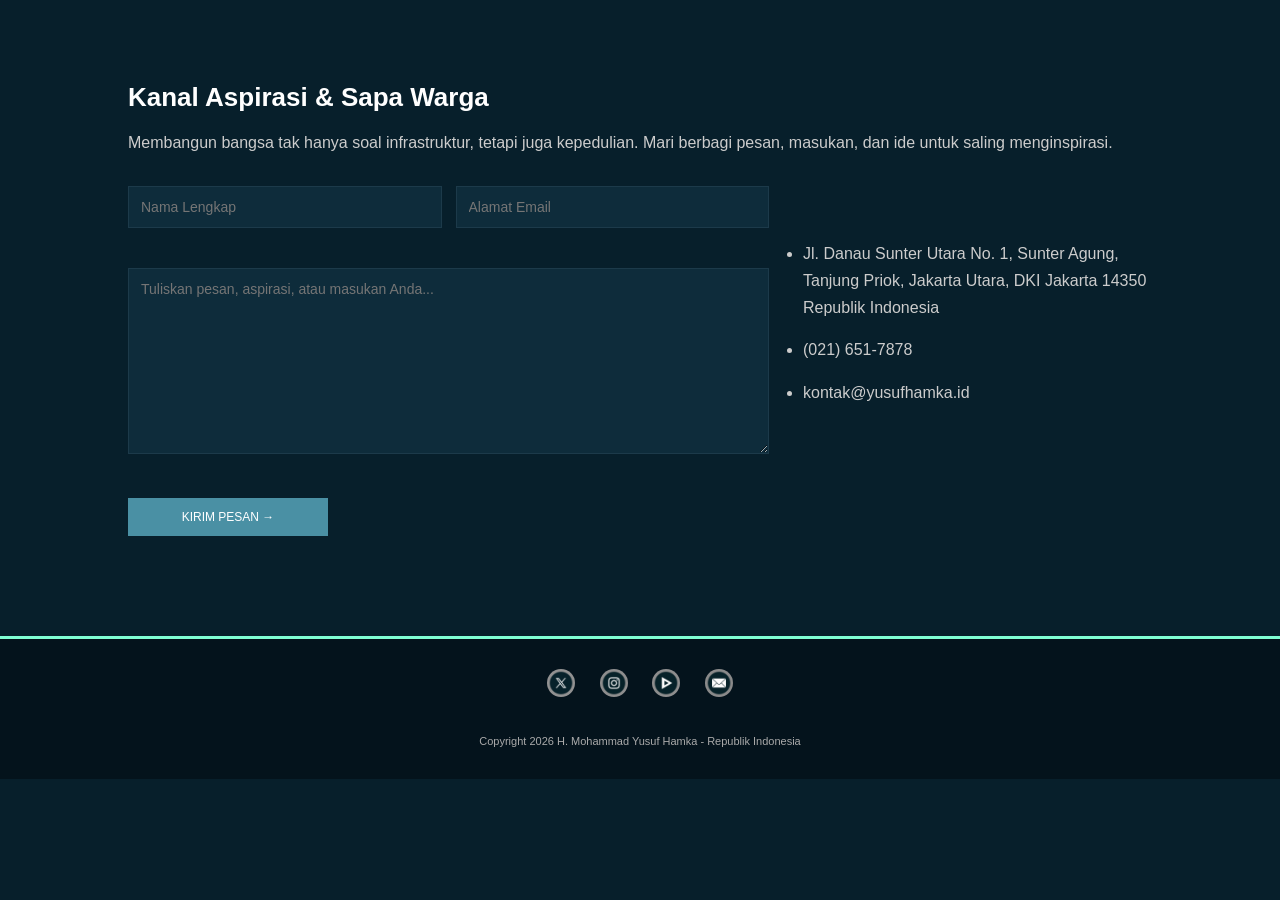
<file: index.html>
<!DOCTYPE html>
<html lang="id">

<head>
    <meta charset="UTF-8">
    <meta name="viewport" content="width=device-width, initial-scale=1.0">
    <title>Praktikum PemWeb Modul 1</title>
    <link rel="stylesheet" href="style.css">
</head>

<body>
    <div class="page-layout">

        <div class="section contact-us">
            <h2>Kanal Aspirasi & Sapa Warga</h2>

            <p>
                Membangun bangsa tak hanya soal infrastruktur, tetapi juga kepedulian. Mari berbagi
                pesan, masukan, dan ide untuk saling menginspirasi.
            </p>

            <div class="grid-container">
                <div class="grid-left">
                    <div class="form-container">
                        <div class="field field-name">
                            <label for="name">
                                <input type="text" id="name" name="name" placeholder="Nama Lengkap" required>
                            </label>
                        </div>

                        <div class="field field-email">
                            <label for="email">
                                <input type="email" id="email" name="email" placeholder="Alamat Email" required>
                            </label>
                        </div>

                        <div class="field field-message">
                            <label for="message">
                                <textarea id="message" name="message"
                                    placeholder="Tuliskan pesan, aspirasi, atau masukan Anda..." required></textarea>
                            </label>
                        </div>

                        <button type="submit">KIRIM PESAN &rarr;</button>
                    </div>
                </div>

                <div class="grid-right">
                    <br>
                    <br>
                    <br>
                    <ul>
                        <li>Jl. Danau Sunter Utara No. 1, Sunter Agung, Tanjung Priok, Jakarta Utara, DKI Jakarta 14350
                            Republik Indonesia</li>
                        <li>(021) 651-7878</li>
                        <li>kontak@yusufhamka.id</li>
                    </ul>
                </div>
            </div>
        </div>

    </div>

    <div class="bottom-section">
        <div class="social-links">
            <a href="https://x.com">
                <img src="x-icon.jpg" alt="X" width="28" height="28">
            </a>
            <a href="https://instagram.com/yusufhamka">
                <img src="instagram-icon.jpg" alt="Instagram" width="28" height="28">
            </a>
            <a href="https://youtube.com">
                <img src="youtube-icon.jpg" alt="YouTube" width="28" height="28">
            </a>
            <a href="mailto:kontak@yusufhamka.id">
                <img src="mail-icon.jpg" alt="Email" width="28" height="28">
            </a>
        </div>

        <div class="footer">
            <small>Copyright 2026 H. Mohammad Yusuf Hamka - Republik Indonesia</small>
        </div>
    </div>

</body>

</html>
</file>
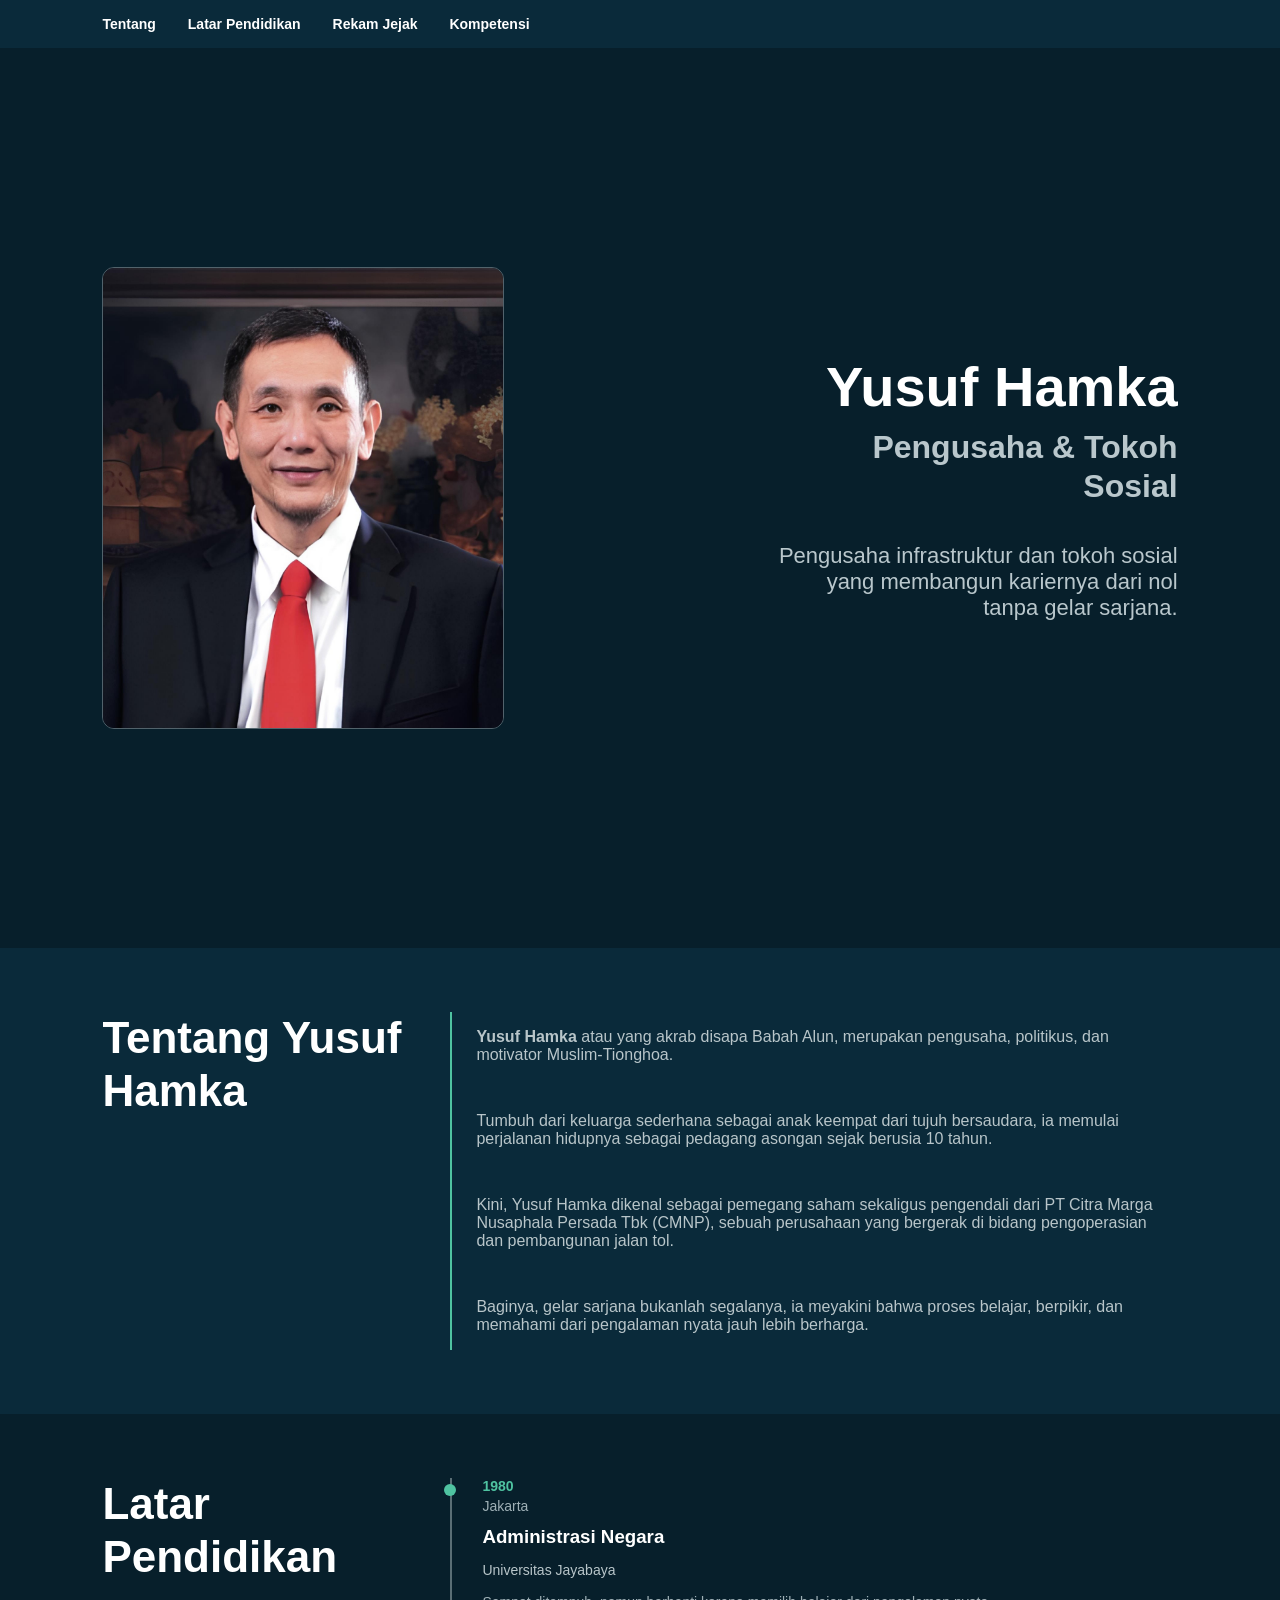
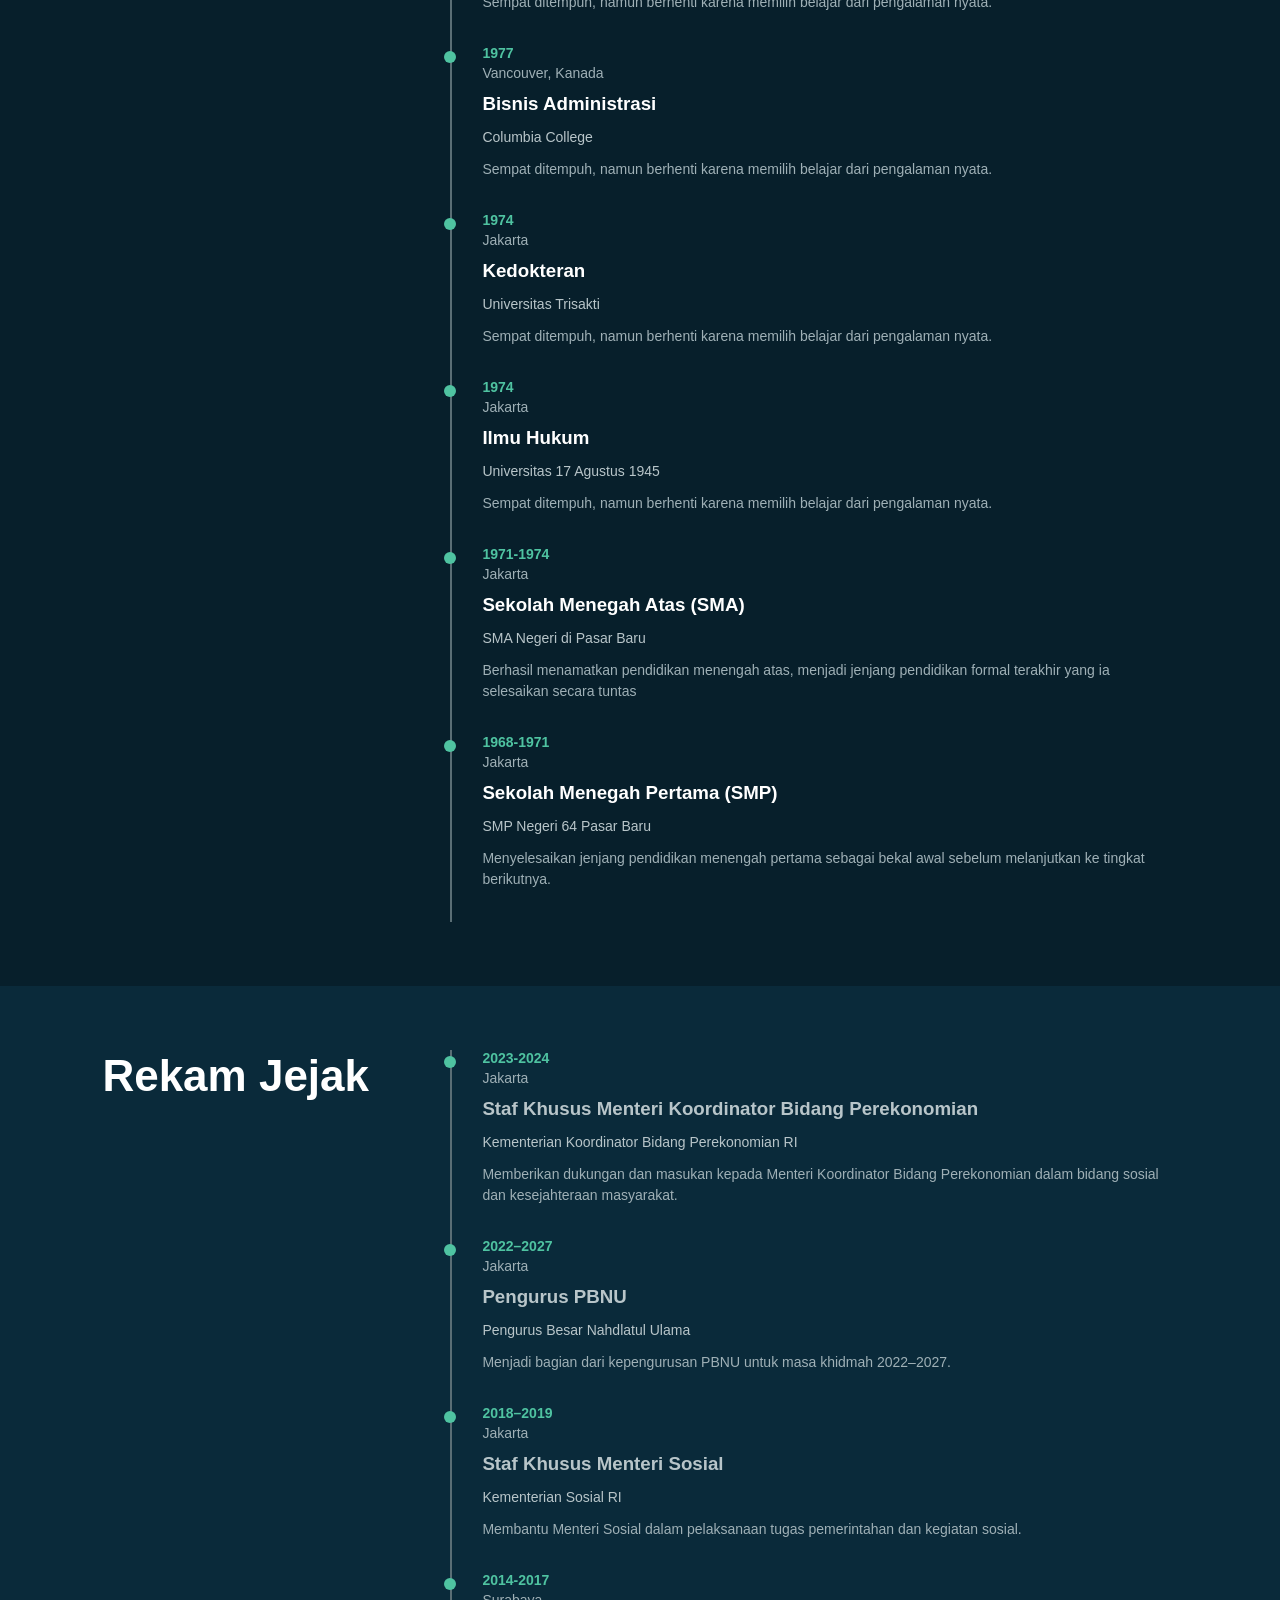
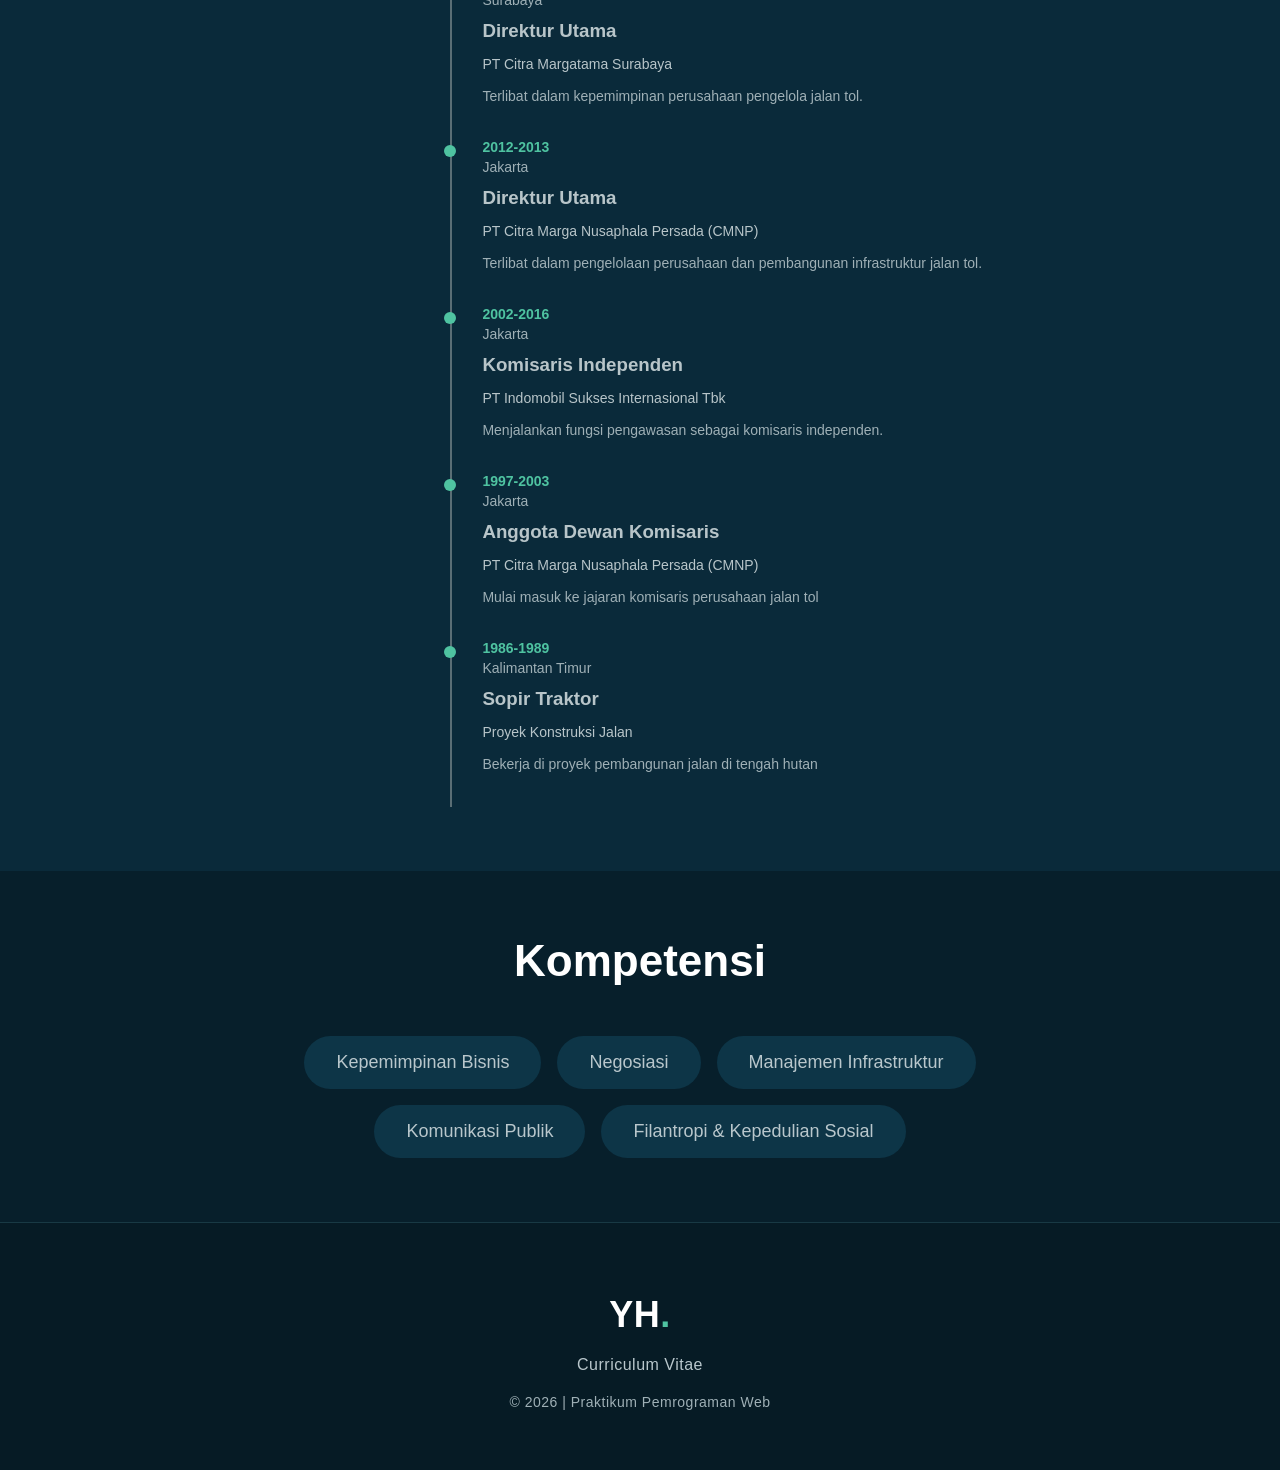
<file: cv.html>
<!DOCTYPE html>
<html>
    <head>
        <meta charset="UTF-8">
        <meta name="viewport" content="width=device-width, initial-scale=1.0">
        <title>Curriculum Vitae - Yusuf Hamka</title>
        <link rel="stylesheet" href="cv.css"/>
    </head>

    <body>
        <div id="content-links">
            <a href="#biodata">Tentang</a>
            <a href="#education">Latar Pendidikan</a>
            <a href="#experience">Rekam Jejak</a>
            <a href="#skills">Kompetensi</a>
        </div>

        <div id="profil" class="section">
            <img src="image/Jusuf_Hamka.jpg" alt="potret diri yusuf hamka" />

            <div class="profil-text">
                <h1>Yusuf Hamka</h1>
                <h2>Pengusaha & Tokoh Sosial</h2>
                <p>Pengusaha infrastruktur dan tokoh sosial yang membangun kariernya dari nol tanpa gelar sarjana.</p>
            </div>
        </div>

        <div id="biodata" class="section">
            <h2>Tentang Yusuf Hamka</h2>
            <div class="biodata-text">
                <p><b>Yusuf Hamka</b> atau yang akrab disapa Babah Alun, merupakan pengusaha, politikus, dan motivator Muslim-Tionghoa.</p>
                <p>Tumbuh dari keluarga sederhana sebagai anak keempat dari tujuh bersaudara, ia memulai perjalanan hidupnya sebagai pedagang asongan sejak berusia 10 tahun.</p>
                <p>Kini, Yusuf Hamka dikenal sebagai pemegang saham sekaligus pengendali dari PT Citra Marga Nusaphala Persada Tbk (CMNP), sebuah perusahaan yang bergerak di bidang pengoperasian dan pembangunan jalan tol.</p>
                <p>Baginya, gelar sarjana bukanlah segalanya, ia meyakini bahwa proses belajar, berpikir, dan memahami dari pengalaman nyata jauh lebih berharga.</p>
            </div>
        </div>

        <div id="education" class="section">
            <h2>Latar Pendidikan</h2>
            <div class="timeline">
                <div class="timeline-item">
                    <span class="year">1980</span>
                    <span class="location">Jakarta</span>
                    <div class="content">
                        <h3>Administrasi Negara</h3>
                        <p class="place">Universitas Jayabaya</p>
                        <p class="description">Sempat ditempuh, namun berhenti karena memilih belajar dari pengalaman nyata.</p>
                    </div>
                </div>

                <div class="timeline-item">
                    <span class="year">1977</span>
                    <span class="location">Vancouver, Kanada</span>
                    <div class="content">
                        <h3>Bisnis Administrasi</h3>
                        <p class="place">Columbia College</p>
                        <p class="description">Sempat ditempuh, namun berhenti karena memilih belajar dari pengalaman nyata.</p>
                    </div>
                </div>

                <div class="timeline-item">
                    <span class="year">1974</span>
                    <span class="location">Jakarta</span>
                    <div class="content">
                        <h3>Kedokteran</h3>
                        <p class="place">Universitas Trisakti</p>
                        <p class="description">Sempat ditempuh, namun berhenti karena memilih belajar dari pengalaman nyata.</p>
                    </div>
                </div>

                <div class="timeline-item">
                    <span class="year">1974</span>
                    <span class="location">Jakarta</span>
                    <div class="content">
                        <h3>Ilmu Hukum</h3>
                        <p class="place">Universitas 17 Agustus 1945</p>
                        <p class="description">Sempat ditempuh, namun berhenti karena memilih belajar dari pengalaman nyata.</p>
                    </div>
                </div>

                <div class="timeline-item">
                    <span class="year">1971-1974</span>
                    <span class="location">Jakarta</span>
                    <div class="content">
                        <h3>Sekolah Menegah Atas (SMA)</h3>
                        <p class="place">SMA Negeri di Pasar Baru</p>
                        <p class="description">Berhasil menamatkan pendidikan menengah atas, menjadi jenjang pendidikan formal terakhir yang ia selesaikan secara tuntas</p>
                    </div>
                </div>

                <div class="timeline-item">
                    <span class="year">1968-1971</span>
                    <span class="location">Jakarta</span>
                    <div class="content">
                        <h3>Sekolah Menegah Pertama (SMP)</h3>
                        <p class="place">SMP Negeri 64 Pasar Baru</p>
                        <p class="description">Menyelesaikan jenjang pendidikan menengah pertama sebagai bekal awal sebelum melanjutkan ke tingkat berikutnya.</p>
                    </div>
                </div>
            </div>
        </div>

        <div id="experience" class="section">
            <h2>Rekam Jejak</h2>
            <div class="timeline">
                <div class="timeline-item">
                    <span class="year">2023-2024</span>
                    <span class="location">Jakarta</span>
                    <div class="content">
                        <h3>Staf Khusus Menteri Koordinator Bidang Perekonomian</h3>
                        <p class="place">Kementerian Koordinator Bidang Perekonomian RI</p>
                        <p class="description">Memberikan dukungan dan masukan kepada Menteri Koordinator Bidang Perekonomian dalam bidang sosial dan kesejahteraan masyarakat.</p>
                    </div>
                </div>

                <div class="timeline-item">
                    <span class="year">2022–2027</span>
                    <span class="location">Jakarta</span>
                    <div class="content">
                        <h3>Pengurus PBNU</h3>
                        <p class="place">Pengurus Besar Nahdlatul Ulama</p>
                        <p class="description">Menjadi bagian dari kepengurusan PBNU untuk masa khidmah 2022–2027.</p>
                    </div>
                </div>

                <div class="timeline-item">
                    <span class="year">2018–2019</span>
                    <span class="location">Jakarta</span>
                    <div class="content">
                        <h3>Staf Khusus Menteri Sosial</h3>
                        <p class="place">Kementerian Sosial RI</p>
                        <p class="description">Membantu Menteri Sosial dalam pelaksanaan tugas pemerintahan dan kegiatan sosial.</p>
                    </div>
                </div>

                <div class="timeline-item">
                    <span class="year">2014-2017</span>
                    <span class="location">Surabaya</span>
                    <div class="content">
                        <h3>Direktur Utama</h3>
                        <p class="place">PT Citra Margatama Surabaya</p>
                        <p class="description">Terlibat dalam kepemimpinan perusahaan pengelola jalan tol.</p>
                    </div>
                </div>

                <div class="timeline-item">
                    <span class="year">2012-2013</span>
                    <span class="location">Jakarta</span>
                    <div class="content">
                        <h3>Direktur Utama</h3>
                        <p class="place">PT Citra Marga Nusaphala Persada (CMNP)</p>
                        <p class="description">Terlibat dalam pengelolaan perusahaan dan pembangunan infrastruktur jalan tol.</p>
                    </div>
                </div>

                <div class="timeline-item">
                    <span class="year">2002-2016</span>
                    <span class="location">Jakarta</span>
                    <div class="content">
                        <h3>Komisaris Independen</h3>
                        <p class="place">PT Indomobil Sukses Internasional Tbk</p>
                        <p class="description">Menjalankan fungsi pengawasan sebagai komisaris independen.</p>
                    </div>
                </div>

                <div class="timeline-item">
                    <span class="year">1997-2003</span>
                    <span class="location">Jakarta</span>
                    <div class="content">
                        <h3>Anggota Dewan Komisaris</h3>
                        <p class="place">PT Citra Marga Nusaphala Persada (CMNP)</p>
                        <p class="description">Mulai masuk ke jajaran komisaris perusahaan jalan tol</p>
                    </div>
                </div>

                <div class="timeline-item">
                    <span class="year">1986-1989</span>
                    <span class="location">Kalimantan Timur</span>
                    <div class="content">
                        <h3>Sopir Traktor</h3>
                        <p class="place">Proyek Konstruksi Jalan</p>
                        <p class="description">Bekerja di proyek pembangunan jalan di tengah hutan</p>
                    </div>
                </div>

            </div>
        </div>

        <div id="skills">
            <h2>Kompetensi</h2>
            <div class="skill-item">
                <span class="skill-chip">Kepemimpinan Bisnis</span>
                <span class="skill-chip">Negosiasi</span>
                <span class="skill-chip">Manajemen Infrastruktur</span>
                <span class="skill-chip">Komunikasi Publik</span>
                <span class="skill-chip">Filantropi & Kepedulian Sosial</span>
            </div>
        </div>
        <footer>
            <h2>YH<span>.</span></h2>
            <p> Curriculum Vitae </p>
            <p class="copyright">© 2026 | Praktikum Pemrograman Web</p>
        </footer>
    </body>
</html>
</file>
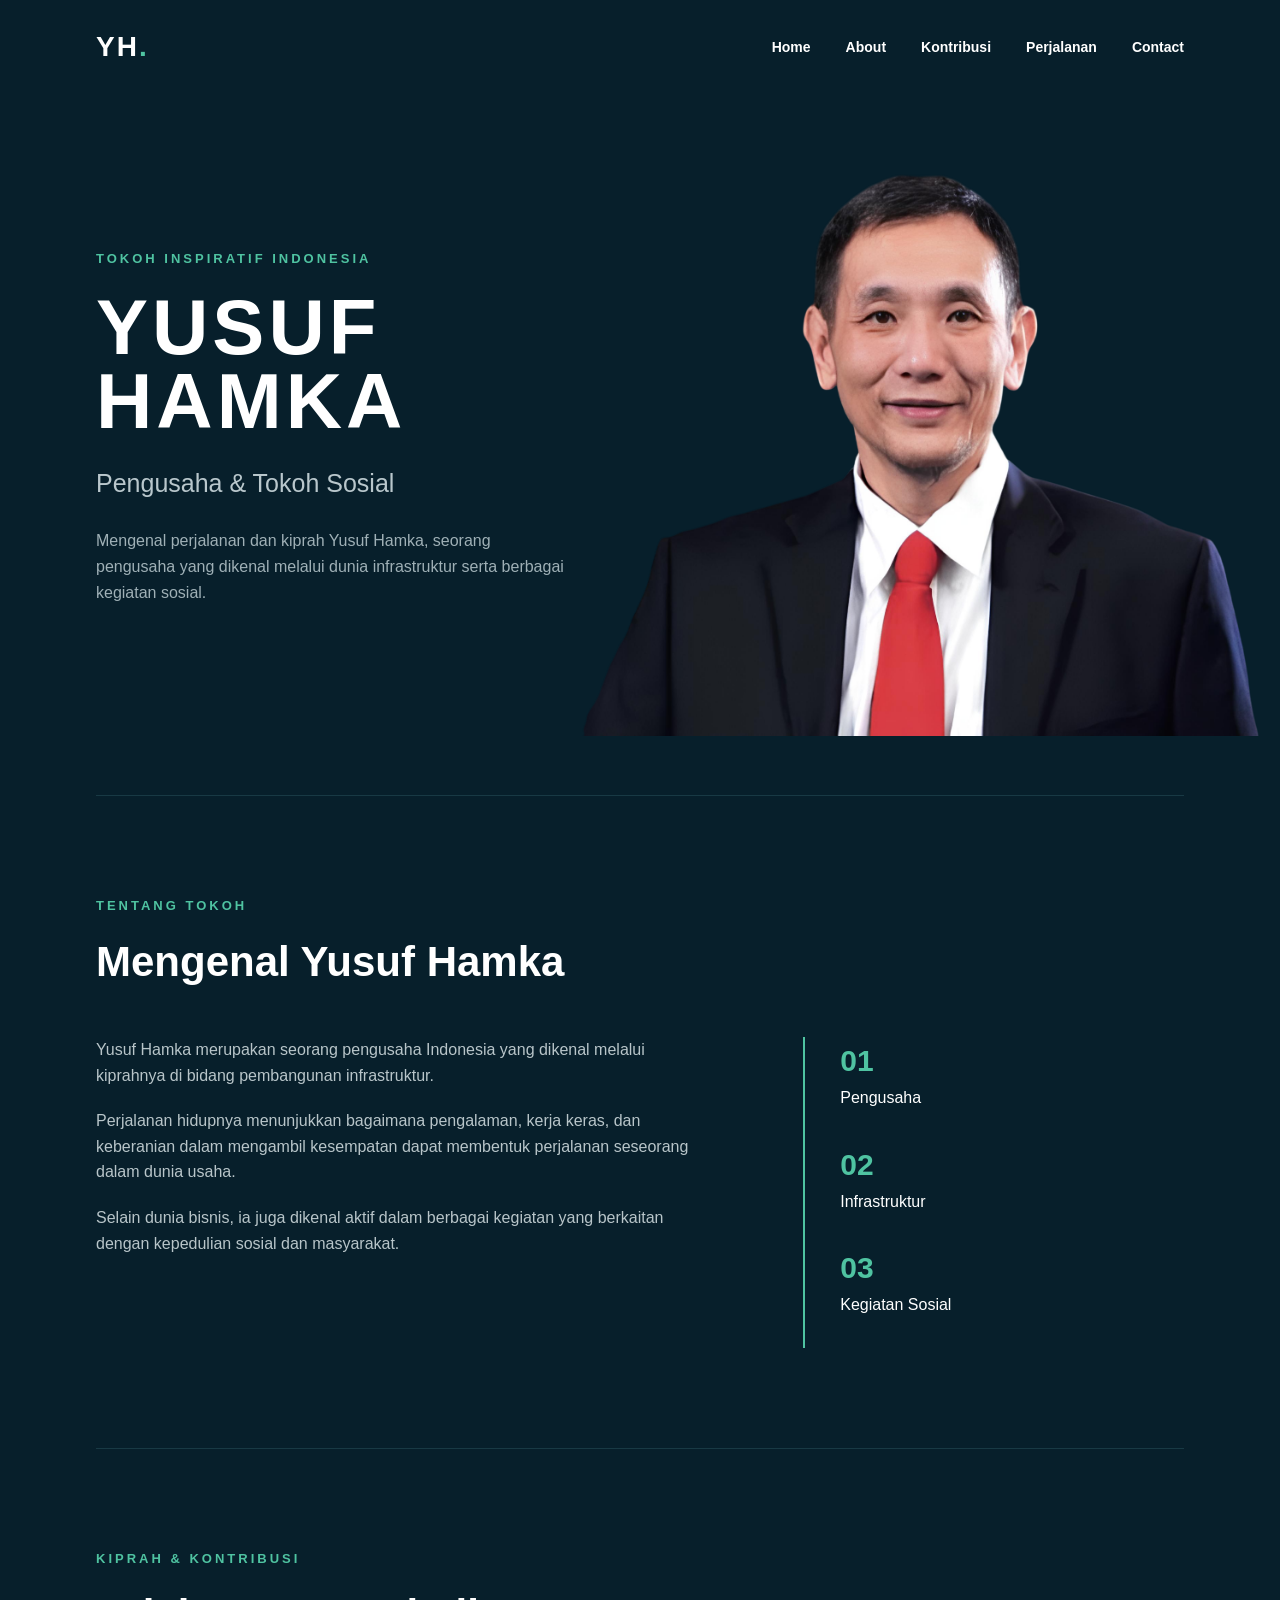
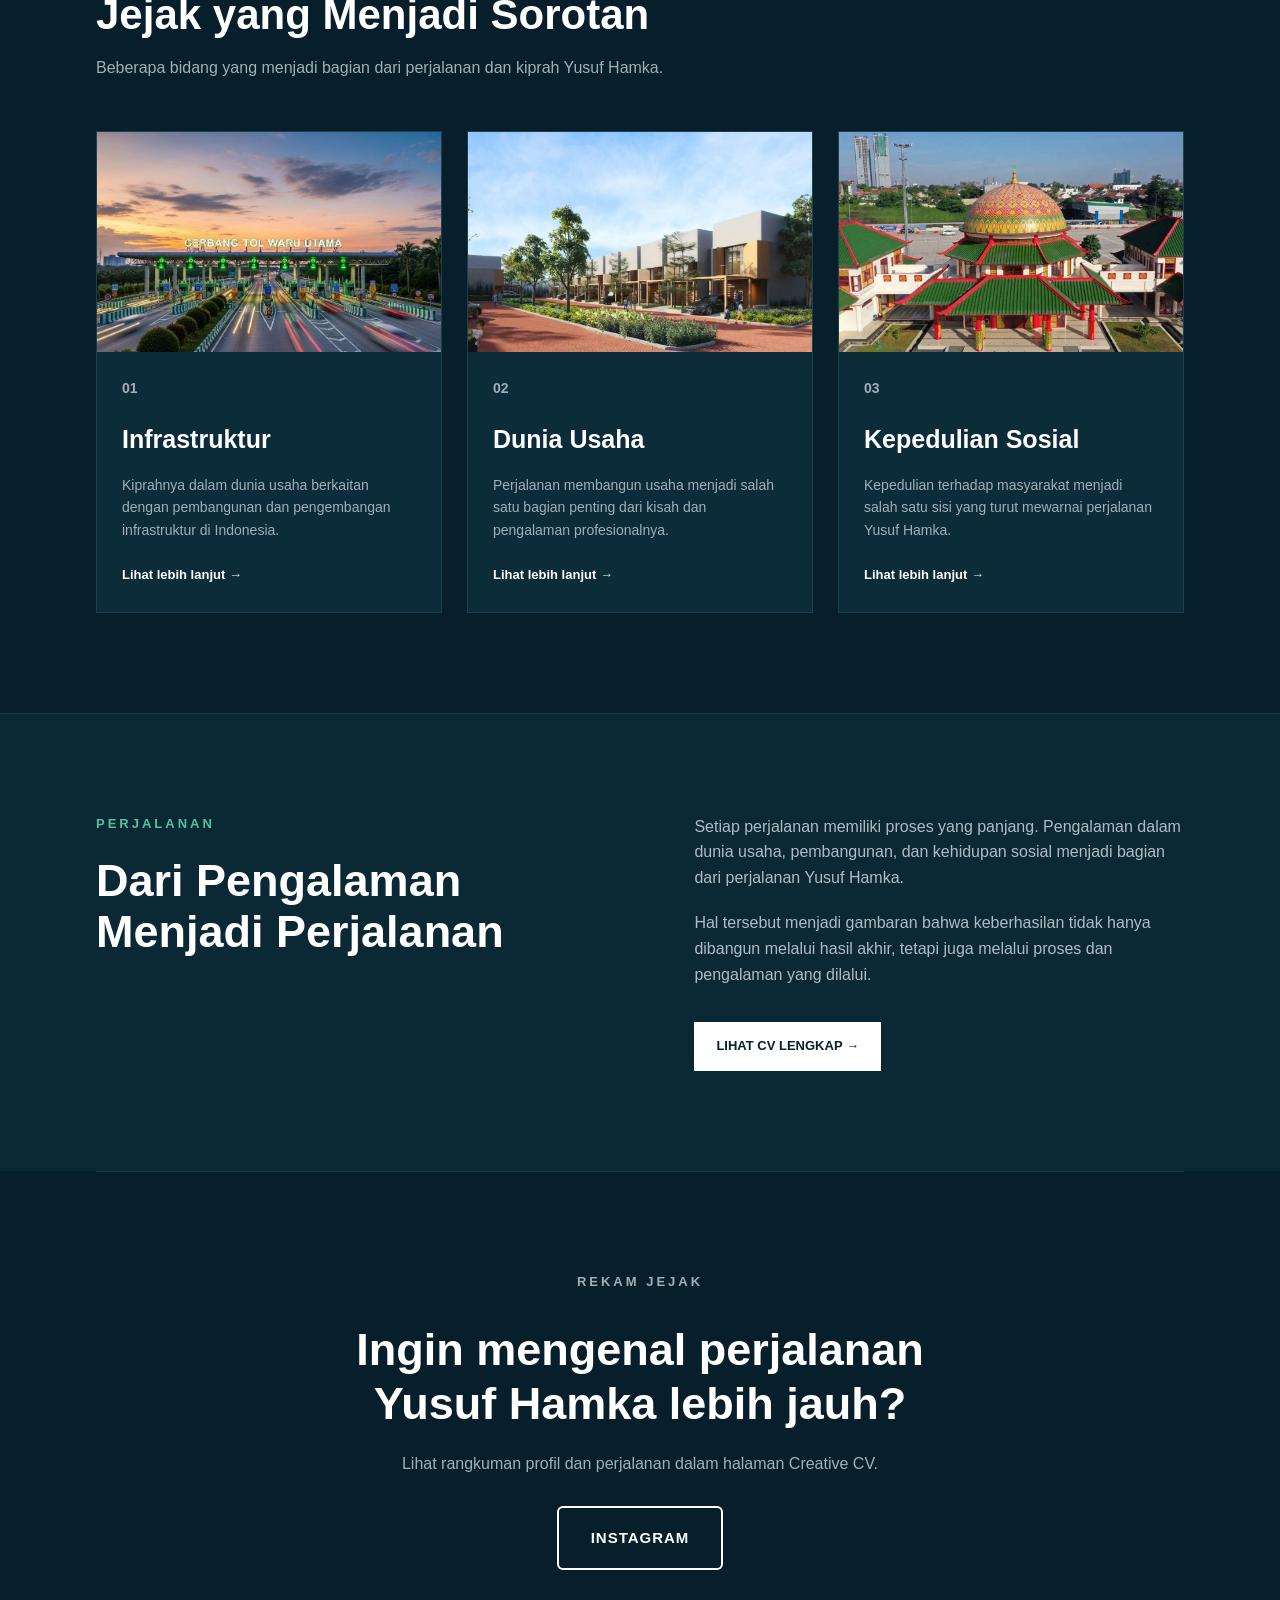
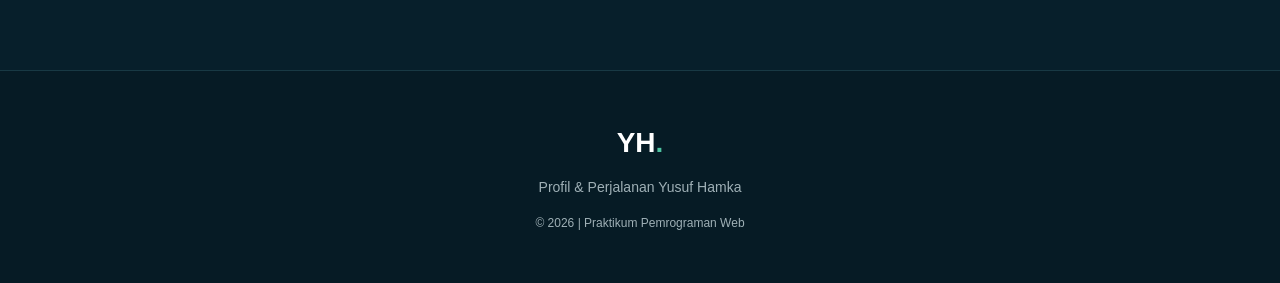
<file: index-danis.html>
<!DOCTYPE html>
<html lang="id">
<head>
    <meta charset="UTF-8">
    <meta name="viewport" content="width=device-width, initial-scale=1.0">

    <title>Yusuf Hamka | Profil & Perjalanan</title>

    <link rel="stylesheet" href="style-danis.css">
</head>

<body>

    <header>
        <nav class="navbar">

            <div class="logo">
                YH<span>.</span>
            </div>

            <div class="nav-menu">
                <a href="#home">Home</a>
                <a href="#about">About</a>
                <a href="#kontribusi">Kontribusi</a>
                <a href="#perjalanan">Perjalanan</a>
                <a href="#kontak">Contact</a>
            </div>

        </nav>
    </header>


    <section id="home" class="hero">

        <div class="hero-text">

            <p class="eyebrow">
                TOKOH INSPIRATIF INDONESIA
            </p>

            <h1>
                YUSUF<br>
                HAMKA
            </h1>

            <h2>
                Pengusaha & Tokoh Sosial
            </h2>

            <p class="hero-description">
                Mengenal perjalanan dan kiprah Yusuf Hamka,
                seorang pengusaha yang dikenal melalui dunia
                infrastruktur serta berbagai kegiatan sosial.
            </p>

        </div>


        <div class="hero-image">

            <img
                src="Jusuf-Hamka (1)-Photoroom.png"
                alt="Yusuf Hamka"
            >

        </div>

    </section>


    <section id="about" class="about section">

        <div class="section-title">

            <p class="eyebrow">
                TENTANG TOKOH
            </p>

            <h2>
                Mengenal Yusuf Hamka
            </h2>

        </div>


        <div class="about-content">

            <div class="about-text">

                <p>
                    Yusuf Hamka merupakan seorang pengusaha Indonesia
                    yang dikenal melalui kiprahnya di bidang pembangunan
                    infrastruktur.
                </p>

                <p>
                    Perjalanan hidupnya menunjukkan bagaimana pengalaman,
                    kerja keras, dan keberanian dalam mengambil kesempatan
                    dapat membentuk perjalanan seseorang dalam dunia usaha.
                </p>

                <p>
                    Selain dunia bisnis, ia juga dikenal aktif dalam berbagai
                    kegiatan yang berkaitan dengan kepedulian sosial dan
                    masyarakat.
                </p>

            </div>


            <div class="about-box">

                <div class="info">
                    <h3>01</h3>
                    <p>Pengusaha</p>
                </div>

                <div class="info">
                    <h3>02</h3>
                    <p>Infrastruktur</p>
                </div>

                <div class="info">
                    <h3>03</h3>
                    <p>Kegiatan Sosial</p>
                </div>

            </div>

        </div>

    </section>


    <section id="kontribusi" class="contribution section">

        <div class="section-title">

            <p class="eyebrow">
                KIPRAH & KONTRIBUSI
            </p>

            <h2>
                Jejak yang Menjadi Sorotan
            </h2>

            <p class="section-description">
                Beberapa bidang yang menjadi bagian dari perjalanan
                dan kiprah Yusuf Hamka.
            </p>

        </div>


        <div class="card-container">


            <div class="card">

                <div class="card-image">
                    <img
                        src="tol waru juanda.jpg.jpeg"
                        alt="Infrastruktur"
                    >
                </div>

                <div class="card-content">

                    <p class="card-number">
                        01
                    </p>

                    <h3>
                        Infrastruktur
                    </h3>

                    <p>
                        Kiprahnya dalam dunia usaha berkaitan dengan
                        pembangunan dan pengembangan infrastruktur
                        di Indonesia.
                    </p>

                    <a href="#perjalanan" class="card-link">
                        Lihat lebih lanjut →
                    </a>

                </div>

            </div>


            <div class="card">

                <div class="card-image">
                    <img
                        src="usaha yusuf hamka.webp"
                        alt="Dunia Bisnis"
                    >
                </div>

                <div class="card-content">

                    <p class="card-number">
                        02
                    </p>

                    <h3>
                        Dunia Usaha
                    </h3>

                    <p>
                        Perjalanan membangun usaha menjadi salah satu
                        bagian penting dari kisah dan pengalaman
                        profesionalnya.
                    </p>

                    <a href="#perjalanan" class="card-link">
                        Lihat lebih lanjut →
                    </a>

                </div>

            </div>


            <div class="card">

                <div class="card-image">
                    <img
                        src="Masjid-Babah-Alun-03.jpg.jpeg"
                        alt="Kegiatan Sosial"
                    >
                </div>

                <div class="card-content">

                    <p class="card-number">
                        03
                    </p>

                    <h3>
                        Kepedulian Sosial
                    </h3>

                    <p>
                        Kepedulian terhadap masyarakat menjadi salah satu
                        sisi yang turut mewarnai perjalanan Yusuf Hamka.
                    </p>

                    <a href="#perjalanan" class="card-link">
                        Lihat lebih lanjut →
                    </a>

                </div>

            </div>

        </div>

    </section>


    <section id="perjalanan" class="journey section">

        <div class="journey-content">

            <div class="journey-title">

                <p class="eyebrow">
                    PERJALANAN
                </p>

                <h2>
                    Dari Pengalaman<br>
                    Menjadi Perjalanan
                </h2>

            </div>


            <div class="journey-text">

                <p>
                    Setiap perjalanan memiliki proses yang panjang.
                    Pengalaman dalam dunia usaha, pembangunan, dan
                    kehidupan sosial menjadi bagian dari perjalanan
                    Yusuf Hamka.
                </p>

                <p>
                    Hal tersebut menjadi gambaran bahwa keberhasilan
                    tidak hanya dibangun melalui hasil akhir, tetapi
                    juga melalui proses dan pengalaman yang dilalui.
                </p>

                <a href="cv.html" class="dark-button">
                    LIHAT CV LENGKAP →
                </a>

            </div>

        </div>

    </section>


    <section id="kontak" class="cta section">

        <p class="eyebrow">
            REKAM JEJAK
        </p>

        <h2>
            Ingin mengenal perjalanan<br>
            Yusuf Hamka lebih jauh?
        </h2>

        <p>
            Lihat rangkuman profil dan perjalanan dalam halaman
            Creative CV.
        </p>

        <a href="https://www.instagram.com/jusufhamka/" target="_blank" class="hero-button">
            INSTAGRAM
        </a>

    </section>


    <footer>

        <div class="footer-logo">
            YH<span>.</span>
        </div>

        <p>
            Profil & Perjalanan Yusuf Hamka
        </p>

        <p class="copyright">
            © 2026 | Praktikum Pemrograman Web
        </p>

    </footer>


</body>
</html>
</file>
<file: style.css>
body {
    margin: 0;
    font-family: Arial, Helvetica, sans-serif;
    background-color: #071f2b;
    color: white;
}

.page-layout {
    width: 80%;
    margin: 0 auto;
    padding: 60px 40px;
}

.bottom-section {
    width: 100%;
    margin-top: 40px;
    padding: 30px 0px;
    border-top: 3px solid aquamarine;
    background-color: #04131c;
    text-align: center;
}

.social-links {
    text-align: center;
}

.social-links a {
    margin: 0 10px;
    display: inline-block;
}

.social-links img {
    width: 28px;
    height: 28px;
    border-radius: 50%;
}

.footer {
    margin-top: 30px;
    text-align: center;
}

.footer small {
    color: #aaaaaa;
    font-size: 11px;
}

.section.contact-us h2 {
    font-size: 26px;
    color: #ffffff;
    margin-bottom: 12px;
}

.section.contact-us p {
    color: #cccccc;
    line-height: 1.7;
    margin-bottom: 30px;
}

.section.contact-us .grid-container {
    display: grid;
    grid-template-columns: 5fr 3fr;
    grid-gap: 40px;
}

.section.contact-us .form-container {
    display: grid;
    grid-template-areas:
        "name    email"
        "message message"
        "submit  submit";
    grid-template-columns: 1fr 1fr;
    grid-gap: 40px;
}

.section.contact-us .field-name {
    grid-area: name;
}

.section.contact-us .field-email {
    grid-area: email;
}

.section.contact-us .field-message {
    grid-area: message;
}

.section.contact-us button[type="submit"] {
    grid-area: submit;
    width: 200px;
}

.section.contact-us .form-container label {
    display: block;
    width: 100%;
}

.section.contact-us .form-container input,
.section.contact-us .form-container textarea {
    width: 100%;
    padding: 12px;
    border: 1px solid #1c3a4a;
    background-color: #0e2c3b;
    font-family: Arial, Helvetica, sans-serif;
    font-size: 14px;
    color: #ffffff;
}

.section.contact-us .form-container input:focus,
.section.contact-us .form-container textarea:focus {
    border: 1px solid #4a90a4;
    background-color: #123544;
}

.section.contact-us .form-container textarea {
    height: 160px;
}

.section.contact-us .form-container button[type="submit"] {
    background-color: #4a90a4;
    color: #ffffff;
    border: none;
    padding: 12px 24px;
    font-size: 12px;
}

.section.contact-us .form-container button[type="submit"]:hover {
    background-color: #6ba9bb;
}

.section.contact-us .grid-right ul {
    padding-left: 20px;
    margin: 0;
}

.section.contact-us .grid-right li {
    color: #cccccc;
    line-height: 1.7;
    margin-bottom: 15px;
}

@media (max-width: 768px) {
    .page-layout {
        width: 90%;
        padding: 40px 20px;
    }

    .section.contact-us .grid-container {
        grid-template-columns: 1fr;
    }

    .section.contact-us .form-container {
        grid-template-areas:
            "name"
            "email"
            "message"
            "submit";
        grid-template-columns: 1fr;
    }
}
</file>
<file: cv.css>
.section {
    min-height: 100vh;
    width: 100%;
    padding: 4rem 8%;
    box-sizing: border-box;
    display: flex;
    flex-direction: row;
    justify-content: center;
}

h1, h2, h3 {
    margin: 0;
}

h1 {
    font-size: 48px;
    line-height: 1.2;
    margin-bottom: 8px;
}

h2 {
    font-size: 36px;
    line-height: 1.2;
    margin: 0;
}

body {
    margin: 0;
    padding: 0;
    box-sizing: border-box;
    font-family: Arial, Helvetica, sans-serif;
}

#content-links {
    display: flex;
    flex-direction: row;
    flex-wrap: wrap;
    width: 100%;
    padding: 16px 8%;
    gap: 32px;
    background-color: #0a2a3a;
    align-items: center;
    box-sizing: border-box;
    position: sticky;
    top: 0;
    z-index: 10;
    font-family: Arial, Helvetica, sans-serif;
    font-weight: bold;
}

#content-links a {
    color: white;
    font-size: 14px;
    transition: color 0.2s ease;
    text-decoration: none;
}

#content-links a:hover {
    color: #4fc3a1;
}

#profil {
    display: flex;
    flex-direction: row;
    align-items: center;
    justify-content: space-between;
    gap: 48px;
    flex-wrap: nowrap;
    background-color: #071f2b;
    color: white;
}

#profil h2 {
    font-size: 32px;
    color: #b9c7cc;
    margin-bottom: 16px;
}

#profil img {
    order: -1;
    width: 580px;
    height: 650px;
    object-fit: cover;
    object-position: center;
    border-radius: 12px;
    border: 1px solid rgba(255, 255, 255, 0.3);
    flex-shrink: 0;
}

.profil-text {
    display: flex;
    flex-direction: column;
    align-items: flex-end;
    text-align: right;
    max-width: 600px;
}

.profil-text h1 {
    font-size: 72px;
}

.profil-text p {
    font-size: 22px;
    color: #b9c7cc;
}

#biodata {
    min-height: auto;
    display: flex;
    flex-direction: row;
    align-items: flex-start;
    gap: 48px;
    padding: 4rem 8%;
    background-color: #0a2a3a;
    color: #b8c5c9;
}

#biodata h2 {
    flex-shrink: 0;
    width: 300px;
    font-size: 44px;
    font-weight: bold;
    color: white;
}

.biodata-text {
    display: flex;
    flex-direction: column;
    gap: 16px;
    border-left: 2px solid #4fc3a1;
    padding-left: 24px;
}

#education {
    display: flex;
    flex-direction: row;
    align-items: flex-start;
    gap: 48px;
    min-height: auto;
    padding: 4rem 8%;
    background-color: #071f2b;
    color: white;
}

#education h2,
#experience h2 {
    flex-shrink: 0;
    width: 300px;
    font-size: 44px;
    font-weight: bold;
    color: white;
}

#education .timeline,
#experience .timeline {
    flex: 1;
}

.timeline {
    position: relative;
    padding-left: 32px;
}

.timeline::before {
    content: "";
    position: absolute;
    left: 0;
    top: 0;
    bottom: 0;
    width: 2px;
    background: #5A6E75;
}

.timeline-item {
    position: relative;
    margin-bottom: 32px;
    display: flex;
    flex-direction: column;
    gap: 4px;
}

.timeline-item::before {
    content: "";
    position: absolute;
    left: -38px;
    top: 6px;
    width: 12px;
    height: 12px;
    border-radius: 50%;
    background: #4fc3a1;
}

.timeline-item .year {
    font-size: 14px;
    color: #4fc3a1;
    font-weight: bold;
}

.timeline-item .location {
    font-size: 14px;
    color: #9fb0b6;
    margin-bottom: 8px;
}

.timeline-item .place {
    font-size: 14px;
    color: #b8c5c9;
    margin-bottom: 4px;
}

.timeline-item .description {
    font-size: 14px;
    line-height: 1.5;
    color: #9fb0b6;
    margin-bottom: 0;
}

#experience {
    display: flex;
    flex-direction: row;
    align-items: flex-start;
    gap: 48px;
    min-height: auto;
    padding: 4rem 8%;
    background-color: #0a2a3a;
    color: #b8c5c9;
}

#skills {
    background-color: #071f2b;
    color: white;
    min-height: auto;
    width: 100%;
    padding: 4rem 8%;
    box-sizing: border-box;
    display: flex;
    flex-direction: column;
    align-items: center;
    justify-content: center;
    scroll-margin-top: 60px;
}

#skills h2 {
    font-size: 44px;
    font-weight: bold;
    text-align: center;
    margin-bottom: 48px;
}

.skill-item {
    display: flex;
    flex-wrap: wrap;
    justify-content: center;
    gap: 16px;
    max-width: 720px;
}

.skill-chip {
    display: inline-block;
    padding: 16px 32px;
    border-radius: 30px;
    background-color: #0d3547;
    color: #b9c7cc;
    font-size: 18px;
    transition: all 0.2s ease;
}

.skill-chip:hover {
    background-color: #4fc3a1;
    color: #071f2b;
    transform: translateY(-2px);
}

footer {
    width: 100%;
    padding: 70px 8% 60px;
    box-sizing: border-box;
    background-color: #061b25;
    border-top: 1px solid #183944;
    color: #9fb0b6;
    text-align: center;
    font-size: 14px;
    letter-spacing: 0.5px;
}

footer h2 {
    margin-bottom: 20px;
    font-size: 36px;
    font-weight: bold;
    color: white;
}

footer h2 span {
    color: #4fc3a1;
}

footer p {
    margin-bottom: 20px;
    color: #b9c7cc;
    font-size: 16px;
}

footer .copyright {
    margin-top: 0;
    margin-bottom: 0;
    color: #9fb0b6;
    font-size: 14px;
}

@media (max-width: 1300px) {
    #profil img {
        width: 400px;
        height: 460px;
    }

    .profil-text h1 {
        font-size: 56px;
    }

    .profil-text {
        max-width: 400px;
    }
}

@media (max-width: 768px) {
    #profil {
        flex-direction: column;
        text-align: center;
    }

    #profil img {
        width: 220px;
        height: 280px;
    }

    h1 {
        font-size: 32px;
    }

    h2 {
        font-size: 24px;
    }

    #content-links {
        gap: 16px;
    }

    .timeline {
        padding-left: 24px;
    }

    .timeline-item::before {
        left: -30px;
    }
}
</file>
<file: style-danis.css>
* {
margin: 0;
padding: 0;
box-sizing: border-box;
}

html {
scroll-behavior: smooth;
}

body {
font-family: Arial, Helvetica, sans-serif;
background-color: #071f2b;
color: white;
line-height: 1.6;
}

header {
width: 100%;
background-color: #071f2b;
position: sticky;
top: 0;
z-index: 1000;
}


.navbar {
width: 85%;
margin: auto;
padding: 25px 0;
display: flex;
justify-content: space-between;
align-items: center;
}

.logo {
font-size: 28px;
font-weight: bold;
letter-spacing: 2px;
}

.logo span {
color: #4fc3a1;
}

.nav-menu {
display: flex;
align-items: center;
gap: 35px;
}

.nav-menu a {
color: white;
text-decoration: none;
font-size: 14px;
font-weight: bold;
}

.nav-menu a:hover {
color: #4fc3a1;
}


.hero {
width: 85%;
min-height: 700px;
margin: auto;
display: flex;
justify-content: space-between;
align-items: center;
overflow: visible;
}

.hero-text {
width: 48%;
padding: 60px 0;
}

.eyebrow {
color: #4fc3a1;
font-size: 13px;
font-weight: bold;
letter-spacing: 3px;
margin-bottom: 20px;
}

.hero h1 {
font-size: 78px;
line-height: 0.95;
letter-spacing: 4px;
margin-bottom: 25px;
}

.hero h2 {
font-size: 25px;
font-weight: normal;
color: #b9c7cc;
margin-bottom: 25px;
}

.hero-description {
width: 90%;
color: #9fb0b6;
font-size: 16px;
margin-bottom: 35px;
}


.hero-button {
display: inline-block;
padding: 18px 32px;
border: 2px solid white;
border-radius: 6px;
color: white;
text-decoration: none;
font-size: 15px;
font-weight: bold;
letter-spacing: 1px;
transition: 0.3s;
}

.hero-button:hover {
background-color: #4fc3a1;
border-color: #4fc3a1;
color: #071f2b;
}

.hero-image {
width: 50%;
height: 650px;
display: flex;
justify-content: center;
align-items: center;
overflow: visible;
}

.hero-image img {
width: 125%;
height: auto;
display: block;
transform: translateX(+10px);
}


.section {
width: 85%;
margin: auto;
padding: 100px 0;
}

.section-title {
margin-bottom: 50px;
}

.section-title h2 {
font-size: 42px;
line-height: 1.2;
margin-bottom: 15px;
}

.section-description {
color: #9fb0b6;
max-width: 700px;
}


.about {
border-top: 1px solid #183944;
}

.about-content {
display: flex;
justify-content: space-between;
gap: 70px;
}

.about-text {
width: 55%;
}

.about-text p {
color: #b8c5c9;
margin-bottom: 20px;
font-size: 16px;
}

.about-box {
width: 35%;
border-left: 2px solid #4fc3a1;
padding-left: 35px;
}

.info {
margin-bottom: 30px;
}

.info h3 {
font-size: 30px;
color: #4fc3a1;
}

.info p {
color: white;
font-size: 16px;
}


.contribution {
border-top: 1px solid #183944;
}

.card-container {
display: grid;
grid-template-columns: repeat(3, 1fr);
gap: 25px;
}

.card {
background-color: #0d2c39;
border: 1px solid #1b414d;
overflow: hidden;
}

.card-image {
width: 100%;
height: 220px;
overflow: hidden;
}

.card-image img {
width: 100%;
height: 100%;
object-fit: cover;
display: block;
}

.card-content {
padding: 25px;
}

.card-number {
color: #4fc3a1;
font-size: 13px;
font-weight: bold;
margin-bottom: 10px;
}

.card h3 {
font-size: 25px;
margin-bottom: 15px;
}

.card-content p {
color: #9fb0b6;
font-size: 14px;
margin-bottom: 20px;
}

.card-link {
color: white;
text-decoration: none;
font-size: 13px;
font-weight: bold;
}


.card:hover {
border-color: #4fc3a1;
background-color: #123845;
}

.card-link:hover {
color: #4fc3a1;
}


.journey {
border-top: 1px solid #183944;
background-color: #0b2935;
width: 100%;
padding-left: 7.5%;
padding-right: 7.5%;
}

.journey-content {
display: flex;
justify-content: space-between;
gap: 70px;
}

.journey-title {
width: 45%;
}

.journey-title h2 {
font-size: 45px;
line-height: 1.15;
}

.journey-text {
width: 45%;
}

.journey-text p {
color: #aebdc2;
margin-bottom: 20px;
}


.dark-button {
display: inline-block;
margin-top: 15px;
padding: 14px 22px;
background-color: white;
color: #071f2b;
text-decoration: none;
font-size: 13px;
font-weight: bold;
}


.dark-button:hover {
background-color: #4fc3a1;
color: #071f2b;
}


.cta {
text-align: center;
border-top: 1px solid #183944;
}

.cta h2 {
font-size: 45px;
line-height: 1.2;
margin-bottom: 20px;
}

.cta p {
color: #9fb0b6;
margin-bottom: 30px;
}


footer {
padding: 50px 7.5%;
border-top: 1px solid #183944;
text-align: center;
background-color: #061b25;
}

.footer-logo {
font-size: 28px;
font-weight: bold;
margin-bottom: 10px;
}

.footer-logo span {
color: #4fc3a1;
}

footer p {
color: #9fb0b6;
font-size: 14px;
}

footer .copyright {
margin-top: 15px;
font-size: 12px;
}
</file>
